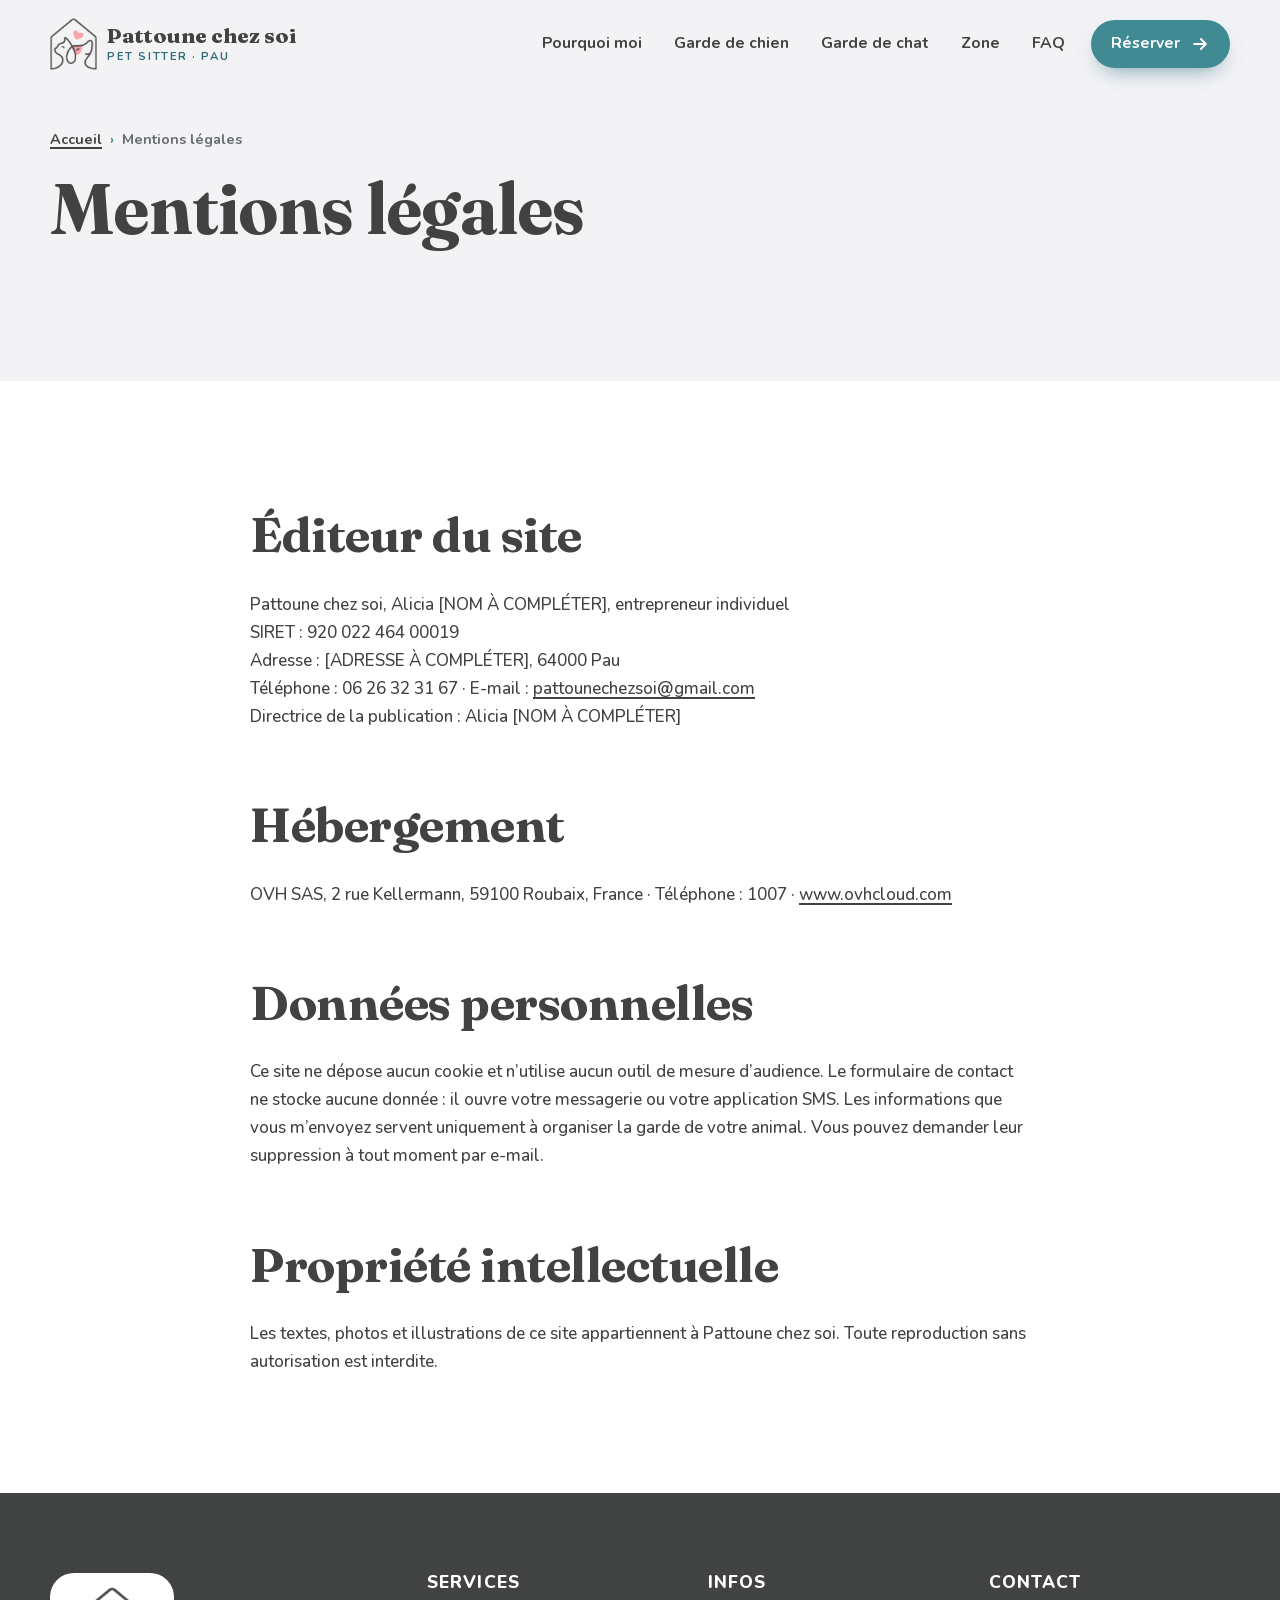
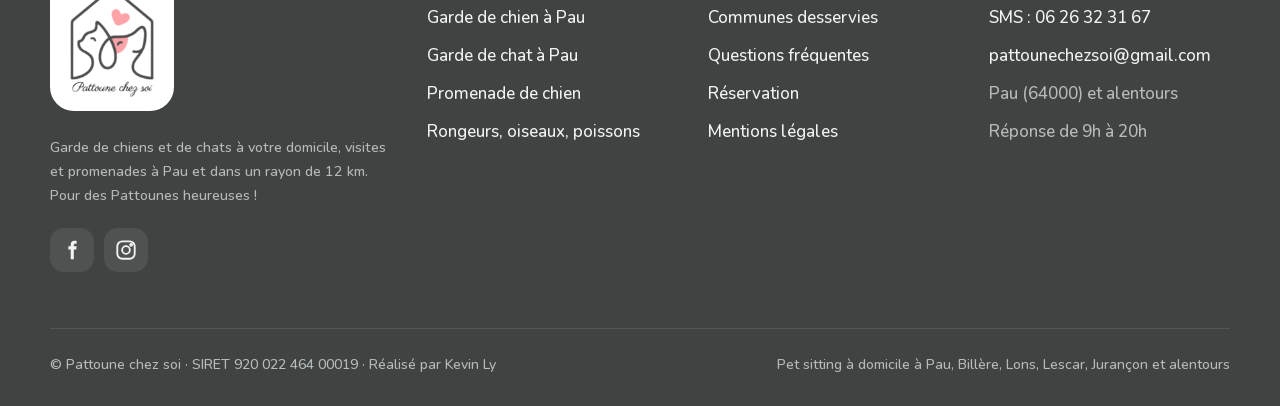
<file: mentions-legales.html>
<!doctype html>
<html lang="fr" class="no-js">
<head>
<meta charset="utf-8">
<meta name="viewport" content="width=device-width, initial-scale=1">
<title>Mentions légales | Pattoune chez soi</title>
<meta name="description" content="Mentions légales du site Pattoune chez soi, pet sitter à Pau.">
<meta name="robots" content="noindex, follow">
<link rel="canonical" href="https://pattoune-chez-soi.fr/mentions-legales.html">
<meta name="geo.region" content="FR-64">
<meta name="geo.placename" content="Pau">
<meta name="geo.position" content="43.2951;-0.3708">
<meta name="ICBM" content="43.2951, -0.3708">
<meta property="og:type" content="website">
<meta property="og:locale" content="fr_FR">
<meta property="og:site_name" content="Pattoune chez soi">
<meta property="og:title" content="Mentions légales | Pattoune chez soi">
<meta property="og:description" content="Mentions légales du site Pattoune chez soi, pet sitter à Pau.">
<meta property="og:url" content="https://pattoune-chez-soi.fr/mentions-legales.html">
<meta property="og:image" content="https://pattoune-chez-soi.fr/assets/img/og-pattoune.jpg">
<meta name="twitter:card" content="summary_large_image">
<meta name="theme-color" content="#414343">
<link rel="icon" href="assets/img/favicon.png" type="image/png">
<link rel="apple-touch-icon" href="assets/img/apple-touch-icon.png">
<link rel="manifest" href="site.webmanifest">
<link rel="preload" href="assets/fonts/fraunces-normal.woff2" as="font" type="font/woff2" crossorigin>
<link rel="preload" href="assets/fonts/nunito-normal.woff2" as="font" type="font/woff2" crossorigin>
<link rel="stylesheet" href="assets/css/style.css">

</head>
<body>
<svg width="0" height="0" style="position:absolute" aria-hidden="true">
<symbol id="paw" viewBox="0 0 24 24"><ellipse cx="6" cy="9" rx="2.3" ry="3"/><ellipse cx="10.3" cy="5.2" rx="2.3" ry="3"/><ellipse cx="15.2" cy="5.4" rx="2.3" ry="3"/><ellipse cx="19" cy="9.6" rx="2.2" ry="2.8"/><path d="M12.5 11c-3 0-6.5 4.2-6.5 7 0 2 1.6 3 3.4 3 1.4 0 2.1-.7 3.1-.7s1.8.7 3.2.7c1.8 0 3.3-1 3.3-3 0-2.8-3.5-7-6.5-7z"/></symbol>
<symbol id="i-phone" viewBox="0 0 24 24" fill="none" stroke="currentColor" stroke-width="2" stroke-linecap="round" stroke-linejoin="round"><path d="M22 16.9v3a2 2 0 0 1-2.2 2 19.8 19.8 0 0 1-8.6-3.1 19.5 19.5 0 0 1-6-6A19.8 19.8 0 0 1 2.1 4.2 2 2 0 0 1 4.1 2h3a2 2 0 0 1 2 1.7c.1 1 .4 1.9.7 2.8a2 2 0 0 1-.5 2.1L8 9.9a16 16 0 0 0 6 6l1.3-1.3a2 2 0 0 1 2.1-.4c.9.3 1.8.6 2.8.7a2 2 0 0 1 1.7 2z"/></symbol>
<symbol id="i-mail" viewBox="0 0 24 24" fill="none" stroke="currentColor" stroke-width="2" stroke-linecap="round" stroke-linejoin="round"><rect x="2" y="4" width="20" height="16" rx="3"/><path d="m22 7-10 6L2 7"/></symbol>
<symbol id="i-sms" viewBox="0 0 24 24" fill="none" stroke="currentColor" stroke-width="2" stroke-linecap="round" stroke-linejoin="round"><path d="M21 15a2 2 0 0 1-2 2H7l-4 4V5a2 2 0 0 1 2-2h14a2 2 0 0 1 2 2z"/><path d="M8 10h.01M12 10h.01M16 10h.01"/></symbol>
<symbol id="i-pin" viewBox="0 0 24 24" fill="none" stroke="currentColor" stroke-width="2" stroke-linecap="round" stroke-linejoin="round"><path d="M20 10c0 6-8 12-8 12s-8-6-8-12a8 8 0 0 1 16 0z"/><circle cx="12" cy="10" r="3"/></symbol>
<symbol id="i-clock" viewBox="0 0 24 24" fill="none" stroke="currentColor" stroke-width="2" stroke-linecap="round"><circle cx="12" cy="12" r="10"/><path d="M12 6v6l4 2"/></symbol>
<symbol id="i-home" viewBox="0 0 24 24" fill="none" stroke="currentColor" stroke-width="2" stroke-linecap="round" stroke-linejoin="round"><path d="m3 10 9-7 9 7v10a2 2 0 0 1-2 2H5a2 2 0 0 1-2-2z"/><path d="M9 22V12h6v10"/></symbol>
<symbol id="i-camera" viewBox="0 0 24 24" fill="none" stroke="currentColor" stroke-width="2" stroke-linecap="round" stroke-linejoin="round"><path d="M23 19a2 2 0 0 1-2 2H3a2 2 0 0 1-2-2V8a2 2 0 0 1 2-2h4l2-3h6l2 3h4a2 2 0 0 1 2 2z"/><circle cx="12" cy="13" r="4"/></symbol>
<symbol id="i-shield" viewBox="0 0 24 24" fill="none" stroke="currentColor" stroke-width="2" stroke-linecap="round" stroke-linejoin="round"><path d="M12 22s8-4 8-10V5l-8-3-8 3v7c0 6 8 10 8 10z"/><path d="m9 12 2 2 4-4"/></symbol>
<symbol id="i-heart" viewBox="0 0 24 24" fill="none" stroke="currentColor" stroke-width="2" stroke-linecap="round" stroke-linejoin="round"><path d="M20.8 4.6a5.5 5.5 0 0 0-7.8 0L12 5.7l-1-1.1a5.5 5.5 0 0 0-7.8 7.8l1 1.1L12 21l7.8-7.5 1-1.1a5.5 5.5 0 0 0 0-7.8z"/></symbol>
<symbol id="i-sliders" viewBox="0 0 24 24" fill="none" stroke="currentColor" stroke-width="2" stroke-linecap="round"><path d="M4 21v-7M4 10V3M12 21v-9M12 8V3M20 21v-5M20 12V3M1 14h6M9 8h6M17 16h6"/></symbol>
<symbol id="i-check" viewBox="0 0 24 24" fill="none" stroke="currentColor" stroke-width="2.4" stroke-linecap="round" stroke-linejoin="round"><circle cx="12" cy="12" r="10"/><path d="m8 12 3 3 5-6"/></symbol>
<symbol id="i-arrow" viewBox="0 0 24 24" fill="none" stroke="currentColor" stroke-width="2.4" stroke-linecap="round" stroke-linejoin="round"><path d="M5 12h14M13 6l6 6-6 6"/></symbol>
<symbol id="i-fb" viewBox="0 0 24 24" fill="currentColor"><path d="M14 8V6.5c0-.8.2-1.3 1.4-1.3H17V2.2C16.7 2.1 15.7 2 14.6 2 12.2 2 10.6 3.4 10.6 6.1V8H8v3.4h2.6V22H14V11.4h2.7L17 8z"/></symbol>
<symbol id="i-ig" viewBox="0 0 24 24" fill="none" stroke="currentColor" stroke-width="2"><rect x="2.5" y="2.5" width="19" height="19" rx="5.5"/><circle cx="12" cy="12" r="4.2"/><circle cx="17.6" cy="6.4" r="1" fill="currentColor"/></symbol>
<symbol id="i-dog" viewBox="0 0 64 64" fill="none" stroke="currentColor" stroke-width="3.5" stroke-linecap="round" stroke-linejoin="round"><path d="M20 22c-6-2-10 4-8 12 1 4 4 4 6 2"/><path d="M44 22c6-2 10 4 8 12-1 4-4 4-6 2"/><path d="M18 26c0-9 6-14 14-14s14 5 14 14v10c0 9-6 16-14 16s-14-7-14-16z"/><circle cx="26" cy="31" r="1.6" fill="currentColor"/><circle cx="38" cy="31" r="1.6" fill="currentColor"/><path d="M29 40h6l-3 3z" fill="currentColor"/><path d="M32 43v3"/></symbol>
<symbol id="i-cat" viewBox="0 0 64 64" fill="none" stroke="currentColor" stroke-width="3.5" stroke-linecap="round" stroke-linejoin="round"><path d="M14 10l8 12h20l8-12 2 22c0 12-9 20-20 20S12 44 12 32z"/><circle cx="25" cy="33" r="1.6" fill="currentColor"/><circle cx="39" cy="33" r="1.6" fill="currentColor"/><path d="M30 40h4l-2 2z" fill="currentColor"/><path d="M8 38l10 1M8 44l10-2M56 38l-10 1M56 44l-10-2"/></symbol>
<symbol id="i-bunny" viewBox="0 0 64 64" fill="none" stroke="currentColor" stroke-width="3.5" stroke-linecap="round" stroke-linejoin="round"><path d="M24 26C20 14 20 4 25 4s6 12 5 22"/><path d="M40 26c4-12 4-22-1-22s-6 12-5 22"/><circle cx="32" cy="40" r="16"/><circle cx="26" cy="38" r="1.6" fill="currentColor"/><circle cx="38" cy="38" r="1.6" fill="currentColor"/><path d="M30 45h4l-2 2z" fill="currentColor"/></symbol>
<symbol id="i-cap" viewBox="0 0 24 24" fill="none" stroke="currentColor" stroke-width="2" stroke-linecap="round" stroke-linejoin="round"><path d="M22 9 12 4 2 9l10 5 10-5z"/><path d="M6 11v5c0 1.7 2.7 3 6 3s6-1.3 6-3v-5"/><path d="M22 9v6"/></symbol>
<symbol id="i-mobile" viewBox="0 0 24 24" fill="none" stroke="currentColor" stroke-width="2" stroke-linecap="round" stroke-linejoin="round"><rect x="6" y="2" width="12" height="20" rx="3"/><path d="M11 18h2"/></symbol>
<symbol id="i-smile" viewBox="0 0 24 24" fill="none" stroke="currentColor" stroke-width="2" stroke-linecap="round" stroke-linejoin="round"><circle cx="12" cy="12" r="10"/><path d="M8 14s1.5 2 4 2 4-2 4-2M9 9h.01M15 9h.01"/></symbol>
<symbol id="i-star" viewBox="0 0 24 24" fill="none" stroke="currentColor" stroke-width="2" stroke-linejoin="round"><path d="m12 2 3.1 6.3 6.9 1-5 4.9 1.2 6.8L12 17.8 5.8 21l1.2-6.8-5-4.9 6.9-1z"/></symbol>
</svg>
<a class="skip" href="#contenu">Aller au contenu</a>
<div class="progress" aria-hidden="true"></div>
<header class="header">
 <div class="wrap">
  <a class="logo" href="index.html" aria-label="Pattoune chez soi, retour en haut"><img class="logo-mark" src="assets/img/logo-maison.png" width="125" height="138" alt=""><span>Pattoune chez soi<small>Pet sitter · Pau</small></span></a>
  <button class="burger" aria-expanded="false" aria-controls="nav" aria-label="Ouvrir le menu"><span></span><span></span><span></span></button>
  <nav class="nav" id="nav" aria-label="Navigation principale">
   <ul><li><a href="index.html#pourquoi">Pourquoi moi</a></li><li><a href="index.html#chien">Garde de chien</a></li><li><a href="index.html#chat">Garde de chat</a></li><li><a href="index.html#zone">Zone</a></li><li><a href="index.html#faq">FAQ</a></li><li><a class="btn btn--sm" href="index.html#contact">Réserver <svg class="" aria-hidden="true"><use href="#i-arrow"/></svg></a></li></ul>
  </nav>
 </div>
</header>
<main id="contenu">
<section class="page-hero"><div class="wrap"><nav class="crumbs" aria-label="Fil d’Ariane"><ol><li><a href="index.html">Accueil</a></li><li aria-current="page">Mentions légales</li></ol></nav><h1>Mentions légales</h1></div></section>
<section class="section section--white" style="padding-top:60px"><div class="wrap prose">
 <h2>Éditeur du site</h2>
 <p>Pattoune chez soi, Alicia [NOM À COMPLÉTER], entrepreneur individuel<br>SIRET : 920 022 464 00019<br>Adresse : [ADRESSE À COMPLÉTER], 64000 Pau<br>Téléphone : 06 26 32 31 67 · E-mail : <a href="mailto:pattounechezsoi@gmail.com">pattounechezsoi@gmail.com</a><br>Directrice de la publication : Alicia [NOM À COMPLÉTER]</p>
 <h2>Hébergement</h2>
 <p>OVH SAS, 2 rue Kellermann, 59100 Roubaix, France · Téléphone : 1007 · <a href="https://www.ovhcloud.com" rel="noopener">www.ovhcloud.com</a></p>
 <h2>Données personnelles</h2>
 <p>Ce site ne dépose aucun cookie et n’utilise aucun outil de mesure d’audience. Le formulaire de contact ne stocke aucune donnée : il ouvre votre messagerie ou votre application SMS. Les informations que vous m’envoyez servent uniquement à organiser la garde de votre animal. Vous pouvez demander leur suppression à tout moment par e-mail.</p>
 <h2>Propriété intellectuelle</h2>
 <p>Les textes, photos et illustrations de ce site appartiennent à Pattoune chez soi. Toute reproduction sans autorisation est interdite.</p>
</div></section>
</main>
<footer class="footer">
 <div class="wrap">
  <div class="footer-grid">
   <div>
    <a class="footer-logo" href="index.html"><img src="assets/img/logo-pattoune.png" width="125" height="163" alt="Logo Pattoune chez soi" loading="lazy"></a>
    <p class="small">Garde de chiens et de chats à votre domicile, visites et promenades à Pau et dans un rayon de 12 km. Pour des Pattounes heureuses !</p>
    <div class="socials"><a href="https://www.facebook.com/profile.php?id=100086993795203" rel="noopener" target="_blank" aria-label="Facebook de Pattoune chez soi"><svg class="" aria-hidden="true"><use href="#i-fb"/></svg></a><a href="https://www.instagram.com/pattoune_chez_soi/" rel="noopener" target="_blank" aria-label="Instagram de Pattoune chez soi"><svg class="" aria-hidden="true"><use href="#i-ig"/></svg></a></div>
   </div>
   <div><h2>Services</h2><ul><li><a href="index.html#chien">Garde de chien à Pau</a></li><li><a href="index.html#chat">Garde de chat à Pau</a></li><li><a href="index.html#chien-carte">Promenade de chien</a></li><li><a href="index.html#nac">Rongeurs, oiseaux, poissons</a></li></ul></div>
   <div><h2>Infos</h2><ul><li><a href="index.html#zone">Communes desservies</a></li><li><a href="index.html#faq">Questions fréquentes</a></li><li><a href="index.html#reservation">Réservation</a></li><li><a href="mentions-legales.html">Mentions légales</a></li></ul></div>
   <div><h2>Contact</h2><ul><li><a href="sms:+33626323167">SMS : 06 26 32 31 67</a></li><li><a href="mailto:pattounechezsoi@gmail.com">pattounechezsoi@gmail.com</a></li><li>Pau (64000) et alentours</li><li>Réponse de 9h à 20h</li></ul></div>
  </div>
  <div class="footer-bottom"><span>© Pattoune chez soi · SIRET 920 022 464 00019 · Réalisé par Kevin Ly</span><span>Pet sitting à domicile à Pau, Billère, Lons, Lescar, Jurançon et alentours</span></div>
 </div>
</footer>
<a class="call-fab" href="sms:+33626323167" aria-label="Envoyer un SMS à Alicia au 06 26 32 31 67"><svg class="" aria-hidden="true"><use href="#i-sms"/></svg></a>
<script src="assets/js/main.js" defer></script>
</body>
</html>
</file>
<file: assets/css/style.css>
/* Pattoune chez soi — feuille de style principale */
/* Polices hébergées localement (rapide + conforme RGPD, aucun appel à Google) */
@font-face{font-family:"Fraunces";font-style:normal;font-weight:600 800;font-display:swap;src:url("../fonts/fraunces-normal.woff2") format("woff2")}
@font-face{font-family:"Fraunces";font-style:italic;font-weight:600 800;font-display:swap;src:url("../fonts/fraunces-italic.woff2") format("woff2")}
@font-face{font-family:"Nunito";font-style:normal;font-weight:500 800;font-display:swap;src:url("../fonts/nunito-normal.woff2") format("woff2")}
:root{
  --cream:#F3F3F6;
  --cream-2:#E3F1F2;
  --paper:#FFFFFF;
  --ink:#414343;
  --ink-soft:#686D6F;
  --forest:#414343;
  --forest-2:#357C85;
  --coral:#3F8A93;
  --coral-dark:#2F6F77;
  --honey:#8CC3CA;
  --sky:#C4E0E3;
  --line:rgba(65,67,67,.12);
  --radius:22px;
  --radius-lg:36px;
  --shadow:0 10px 30px -12px rgba(65,67,67,.25);
  --shadow-lg:0 30px 60px -20px rgba(65,67,67,.35);
  --ease:cubic-bezier(.22,1,.36,1);
  --font-display:"Fraunces",Georgia,"Times New Roman",serif;
  --font-body:"Nunito",system-ui,-apple-system,"Segoe UI",Roboto,sans-serif;
  --wrap:1180px;
}
*,*::before,*::after{box-sizing:border-box}
html{scroll-behavior:smooth;-webkit-text-size-adjust:100%}
body{margin:0;background:var(--cream);color:var(--ink);font-family:var(--font-body);font-size:1.0625rem;line-height:1.65;overflow-x:hidden}
img,svg{max-width:100%;display:block}
a{color:var(--forest);text-decoration-thickness:2px;text-underline-offset:3px}
a:hover{color:var(--coral-dark)}
h1,h2,h3,h4{font-family:var(--font-display);line-height:1.12;margin:0 0 .6em;color:var(--forest);font-weight:700;letter-spacing:-.01em}
h1{font-size:clamp(2.4rem,5.6vw,4.4rem)}
h2{font-size:clamp(1.9rem,3.8vw,3rem)}
h3{font-size:clamp(1.25rem,2vw,1.55rem)}
p{margin:0 0 1em}
.wrap{width:min(var(--wrap),100% - 32px);margin-inline:auto}
.skip{position:absolute;left:-999px;top:8px;background:var(--forest);color:#fff;padding:10px 16px;border-radius:10px;z-index:999}
.skip:focus{left:8px}
:focus-visible{outline:3px solid var(--coral);outline-offset:3px;border-radius:6px}
.sr-only{position:absolute;width:1px;height:1px;overflow:hidden;clip:rect(0 0 0 0);white-space:nowrap}

/* Barre de progression */
.progress{position:fixed;top:0;left:0;height:4px;width:100%;transform-origin:0 50%;transform:scaleX(0);background:linear-gradient(90deg,var(--honey),var(--coral));z-index:200}

/* En-tête */
.header{position:sticky;top:0;z-index:100;transition:background .4s var(--ease),box-shadow .4s var(--ease),padding .4s var(--ease);padding:18px 0}
.header.is-scrolled{background:rgba(243,243,246,.9);backdrop-filter:saturate(1.4) blur(12px);-webkit-backdrop-filter:saturate(1.4) blur(12px);box-shadow:0 6px 24px -14px rgba(65,67,67,.35);padding:10px 0}
.header .wrap{display:flex;align-items:center;justify-content:space-between;gap:20px}
.logo{display:flex;align-items:center;gap:10px;text-decoration:none;color:var(--forest);font-family:var(--font-display);font-weight:800;font-size:1.3rem;line-height:1}
.logo small{display:block;font-family:var(--font-body);font-weight:700;font-size:.7rem;letter-spacing:.14em;text-transform:uppercase;color:var(--coral-dark);margin-top:4px}
.logo-mark{width:46px;height:46px;flex:none;transition:transform .6s var(--ease)}
.logo:hover .logo-mark{transform:rotate(-14deg) scale(1.08)}
.nav ul{list-style:none;margin:0;padding:0;display:flex;gap:4px;align-items:center}
.nav a{position:relative;display:block;padding:10px 14px;text-decoration:none;color:var(--ink);font-weight:700;font-size:.98rem;border-radius:999px;transition:color .3s}
.nav a::after{content:"";position:absolute;left:14px;right:14px;bottom:5px;height:3px;border-radius:3px;background:var(--coral);transform:scaleX(0);transform-origin:left;transition:transform .45s var(--ease)}
.nav a:hover::after,.nav a[aria-current]::after{transform:scaleX(1)}
.nav a[aria-current]{color:var(--forest)}
.nav .btn{margin-left:8px}
.nav .btn::after{display:none}
.burger{display:none;background:none;border:0;width:48px;height:48px;border-radius:14px;cursor:pointer;position:relative}
.burger span{position:absolute;left:12px;right:12px;height:3px;border-radius:3px;background:var(--forest);transition:transform .4s var(--ease),opacity .3s}
.burger span:nth-child(1){top:16px}.burger span:nth-child(2){top:23px}.burger span:nth-child(3){top:30px}
.burger[aria-expanded="true"] span:nth-child(1){transform:translateY(7px) rotate(45deg)}
.burger[aria-expanded="true"] span:nth-child(2){opacity:0}
.burger[aria-expanded="true"] span:nth-child(3){transform:translateY(-7px) rotate(-45deg)}

/* Boutons */
.btn{--bg:var(--coral);--fg:#fff;position:relative;display:inline-flex;align-items:center;gap:10px;padding:15px 26px;border-radius:999px;background:var(--bg);color:var(--fg);font-weight:800;text-decoration:none;border:0;cursor:pointer;font-size:1rem;overflow:hidden;isolation:isolate;transition:transform .35s var(--ease),box-shadow .35s var(--ease);box-shadow:0 10px 22px -10px rgba(47,111,119,.7)}
.btn::before{content:"";position:absolute;inset:0;background:var(--forest);border-radius:inherit;transform:translateY(101%);transition:transform .45s var(--ease);z-index:-1}
.btn:hover{color:#fff;transform:translateY(-3px);box-shadow:0 16px 30px -12px rgba(65,67,67,.6)}
.btn:hover::before{transform:translateY(0)}
.btn svg{width:20px;height:20px;transition:transform .4s var(--ease)}
.btn:hover svg{transform:translateX(4px) rotate(-8deg)}
.btn--ghost{--bg:transparent;--fg:var(--forest);box-shadow:inset 0 0 0 2px var(--forest)}
.btn--ghost:hover{box-shadow:inset 0 0 0 2px var(--forest)}
.btn--light{--bg:#fff;--fg:var(--forest);box-shadow:none}
.btn--sm{padding:11px 20px;font-size:.95rem}

/* Héros */
.hero{position:relative;padding:40px 0 120px;overflow:hidden}
.hero .wrap{display:grid;grid-template-columns:1.05fr .95fr;gap:48px;align-items:center}
.eyebrow{display:inline-flex;align-items:center;gap:8px;padding:8px 16px;border-radius:999px;background:#fff;color:var(--coral-dark);font-weight:800;font-size:.85rem;letter-spacing:.06em;text-transform:uppercase;box-shadow:var(--shadow)}
.eyebrow svg{width:16px;height:16px}
.hero h1{margin-top:22px}
.hero h1 em{font-style:italic;color:var(--coral);position:relative;white-space:nowrap}
.hero h1 em svg{position:absolute;left:0;bottom:-.18em;width:100%;height:.35em;overflow:visible}
.hero h1 em path{stroke:var(--honey);stroke-width:6;fill:none;stroke-linecap:round;stroke-dasharray:400;stroke-dashoffset:400;animation:draw 1.4s .9s var(--ease) forwards}
@keyframes draw{to{stroke-dashoffset:0}}
.hero .lead{font-size:1.2rem;color:var(--ink-soft);max-width:34em}
.hero-cta{display:flex;flex-wrap:wrap;gap:14px;margin:30px 0 34px}
.trust{display:flex;flex-wrap:wrap;gap:22px;align-items:center;font-weight:700;color:var(--ink-soft);font-size:.95rem}
.trust li{display:flex;align-items:center;gap:8px}
.trust{list-style:none;padding:0;margin:0}
.trust svg{width:22px;height:22px;color:var(--forest-2)}
.stars{color:var(--honey);letter-spacing:2px}

.hero-art{position:relative;aspect-ratio:1/1;max-width:540px;margin-inline:auto;width:100%}
.hero-blob{position:absolute;inset:6%;background:radial-gradient(circle at 30% 30%,var(--honey),var(--coral) 70%);border-radius:43% 57% 61% 39%/45% 41% 59% 55%;animation:morph 14s ease-in-out infinite;box-shadow:var(--shadow-lg)}
@keyframes morph{0%,100%{border-radius:43% 57% 61% 39%/45% 41% 59% 55%}33%{border-radius:58% 42% 38% 62%/55% 61% 39% 45%}66%{border-radius:38% 62% 52% 48%/38% 52% 48% 62%}}
.hero-illus{position:absolute;inset:0;z-index:1}
.float-card{position:absolute;z-index:2;background:#fff;border-radius:18px;padding:12px 16px;box-shadow:var(--shadow-lg);display:flex;align-items:center;gap:10px;font-weight:800;font-size:.9rem;color:var(--forest);animation:bob 6s ease-in-out infinite}
.float-card .ico{width:38px;height:38px;border-radius:12px;display:grid;place-items:center;background:var(--cream-2);font-size:1.2rem}
.float-card small{display:block;font-weight:600;color:var(--ink-soft);font-size:.78rem}
.float-card--a{top:8%;left:-4%}
.float-card--b{bottom:14%;right:-6%;animation-delay:-2s}
.float-card--c{bottom:-2%;left:8%;animation-delay:-4s}
@keyframes bob{0%,100%{transform:translateY(0)}50%{transform:translateY(-12px)}}
.tail{transform-origin:20% 90%;animation:wag .5s ease-in-out infinite alternate}
@keyframes wag{from{transform:rotate(-12deg)}to{transform:rotate(14deg)}}
.cat-tail{transform-origin:10% 100%;animation:swish 3s ease-in-out infinite}
@keyframes swish{0%,100%{transform:rotate(0)}50%{transform:rotate(-10deg)}}
.blink{transform-box:fill-box;transform-origin:center;animation:blink 5s infinite}
@keyframes blink{0%,92%,100%{transform:scaleY(1)}95%{transform:scaleY(.1)}}

.deco{position:absolute;pointer-events:none;z-index:0;color:var(--forest);opacity:.08}
.paw-trail{position:absolute;left:0;right:0;bottom:30px;height:60px;pointer-events:none;opacity:.25}

/* Vague séparatrice */
.wave{display:block;width:100%;height:80px;margin-top:-1px}
.section{position:relative;padding:100px 0}
.section--white{background:var(--paper)}
.section--forest{background:var(--forest);color:#F1F3F3}
.section--forest h2,.section--forest h3{color:#fff}
.section--forest a{color:var(--honey)}
.section-head{max-width:720px;margin:0 auto 56px;text-align:center}
.section-head .kicker{display:inline-block;font-weight:800;letter-spacing:.14em;text-transform:uppercase;font-size:.82rem;color:var(--coral-dark);margin-bottom:12px}
.section--forest .kicker{color:var(--honey)}
.section-head p{color:var(--ink-soft);font-size:1.1rem}
.section--forest .section-head p{color:#C9CFCF}

/* Grilles et cartes */
.grid{display:grid;gap:26px}
.grid-3{grid-template-columns:repeat(3,1fr)}
.grid-2{grid-template-columns:repeat(2,1fr)}
.grid-4{grid-template-columns:repeat(4,1fr)}
.card{position:relative;background:#fff;border-radius:var(--radius);padding:32px 28px;box-shadow:var(--shadow);transition:transform .5s var(--ease),box-shadow .5s var(--ease);overflow:hidden}
.card:hover{transform:translateY(-8px);box-shadow:var(--shadow-lg)}
.card .icon{width:64px;height:64px;border-radius:20px;display:grid;place-items:center;background:var(--cream-2);margin-bottom:20px;transition:transform .6s var(--ease),background .4s}
.card .icon svg{width:34px;height:34px;color:var(--coral-dark)}
.card:hover .icon{transform:rotate(-10deg) scale(1.1);background:var(--honey)}
.card p{color:var(--ink-soft);margin:0}
.card .more{display:inline-flex;align-items:center;gap:6px;margin-top:18px;font-weight:800;text-decoration:none}
.card .more span{transition:transform .4s var(--ease)}
.card:hover .more span{transform:translateX(6px)}

/* Carte service (grande) */
.service{display:grid;grid-template-columns:auto 1fr;gap:24px;align-items:start;background:#fff;border-radius:var(--radius-lg);padding:38px;box-shadow:var(--shadow);text-decoration:none;color:inherit;transition:transform .5s var(--ease),box-shadow .5s var(--ease);position:relative;overflow:hidden}
.service::after{content:"";position:absolute;right:-60px;bottom:-60px;width:200px;height:200px;border-radius:50%;background:var(--cream-2);transition:transform .7s var(--ease);z-index:0}
.service:hover{transform:translateY(-8px) rotate(-.4deg);box-shadow:var(--shadow-lg);color:inherit}
.service:hover::after{transform:scale(2.6)}
.service > *{position:relative;z-index:1}
.service .emoji{width:86px;height:86px;border-radius:26px;display:grid;place-items:center;background:var(--forest);color:#fff;transition:transform .6s var(--ease)}
.service .emoji svg{width:50px;height:50px}
.service:hover .emoji{transform:rotate(8deg) scale(1.06)}
.service .price-from{display:inline-block;margin-top:8px;font-weight:800;color:var(--coral-dark)}
.service ul{margin:12px 0 0;padding-left:1.1em;color:var(--ink-soft)}

/* Étapes */
.steps{counter-reset:step;display:grid;grid-template-columns:repeat(4,1fr);gap:22px;position:relative}
.step{position:relative;padding:28px 22px;border-radius:var(--radius);background:rgba(255,255,255,.06);border:1px solid rgba(255,255,255,.14);transition:background .4s,transform .5s var(--ease)}
.step:hover{background:rgba(255,255,255,.12);transform:translateY(-6px)}
.step::before{counter-increment:step;content:counter(step);display:grid;place-items:center;width:50px;height:50px;border-radius:50%;background:var(--honey);color:var(--forest);font-family:var(--font-display);font-weight:800;font-size:1.4rem;margin-bottom:16px}
.step h3{font-size:1.2rem}
.step p{margin:0;color:#C9CFCF}

/* Chiffres */
.stats{display:grid;grid-template-columns:repeat(4,1fr);gap:20px;text-align:center}
.stat strong{display:block;font-family:var(--font-display);font-size:clamp(2.2rem,4vw,3.2rem);color:var(--coral);line-height:1}
.stat span{font-weight:700;color:var(--ink-soft)}

/* Tarifs */
.price-grid{display:grid;grid-template-columns:repeat(3,1fr);gap:24px;align-items:stretch}
.price{position:relative;display:flex;flex-direction:column;background:#fff;border-radius:var(--radius-lg);padding:34px 28px;box-shadow:var(--shadow);transition:transform .5s var(--ease),box-shadow .5s var(--ease)}
.price:hover{transform:translateY(-10px);box-shadow:var(--shadow-lg)}
.price--featured{background:var(--forest);color:#F1F3F3}
.price--featured h3{color:#fff}
.price--featured .amount{color:var(--honey)}
.price--featured li{color:#D9DEDE}
.price .tag{position:absolute;top:-14px;right:24px;background:var(--honey);color:var(--forest);font-weight:800;font-size:.8rem;padding:6px 14px;border-radius:999px;letter-spacing:.04em}
.amount{font-family:var(--font-display);font-size:3.2rem;font-weight:800;color:var(--coral);line-height:1;margin:6px 0 4px}
.amount small{font-size:1rem;font-family:var(--font-body);font-weight:700;color:inherit;opacity:.75}
.price ul{list-style:none;padding:0;margin:18px 0 0;display:grid;gap:10px}
.price li{display:flex;gap:10px;color:var(--ink-soft)}
.price li::before{content:"";flex:none;width:20px;height:20px;margin-top:3px;border-radius:50%;background:var(--sky) url("data:image/svg+xml,%3Csvg xmlns='http://www.w3.org/2000/svg' viewBox='0 0 24 24' fill='none' stroke='%23414343' stroke-width='3.5' stroke-linecap='round' stroke-linejoin='round'%3E%3Cpath d='M5 12l5 5L20 7'/%3E%3C/svg%3E") center/12px no-repeat}
.price-note{font-size:.92rem;color:var(--ink-soft);text-align:center;margin-top:26px}

/* Onglets zones */
.tabs{display:inline-flex;gap:6px;padding:6px;background:#fff;border-radius:999px;box-shadow:var(--shadow);margin:0 auto 28px;flex-wrap:wrap;justify-content:center}
.tabs-wrap{text-align:center}
.tab{border:0;background:transparent;padding:11px 20px;border-radius:999px;font:inherit;font-weight:800;color:var(--ink-soft);cursor:pointer;transition:background .35s var(--ease),color .35s}
.tab[aria-selected="true"]{background:var(--forest);color:#fff}
.tab:hover:not([aria-selected="true"]){background:var(--cream-2)}
.table-wrap{overflow-x:auto;border-radius:var(--radius);box-shadow:var(--shadow);background:#fff}
table{width:100%;border-collapse:collapse;min-width:520px}
caption{text-align:left;padding:18px 22px 4px;font-weight:800;color:var(--forest)}
th,td{padding:16px 22px;text-align:left;border-bottom:1px solid var(--line)}
thead th{background:var(--cream-2);font-family:var(--font-display);color:var(--forest)}
tbody tr{transition:background .3s}
tbody tr:hover{background:#F1F8F9}
td.num{font-weight:800;color:var(--coral-dark);font-variant-numeric:tabular-nums}
[role="tabpanel"][hidden]{display:none}
[role="tabpanel"]{animation:fadeUp .5s var(--ease)}
@keyframes fadeUp{from{opacity:0;transform:translateY(14px)}to{opacity:1;transform:none}}

/* Inclus */
.included{display:grid;grid-template-columns:repeat(auto-fit,minmax(210px,1fr));gap:14px;list-style:none;padding:0;margin:0}
.included li{display:flex;align-items:center;gap:12px;background:#fff;padding:16px 18px;border-radius:16px;font-weight:700;box-shadow:0 4px 14px -8px rgba(65,67,67,.3);transition:transform .4s var(--ease)}
.included li:hover{transform:translateX(6px)}
.included li span{font-size:1.4rem}

/* Bandeau avis */
.rating{display:flex;flex-wrap:wrap;gap:30px;align-items:center;justify-content:space-between;background:#fff;border-radius:var(--radius-lg);padding:38px 44px;box-shadow:var(--shadow-lg)}
.rating .score{display:flex;align-items:center;gap:20px}
.rating .big{font-family:var(--font-display);font-size:4rem;font-weight:800;color:var(--forest);line-height:1}
.rating .stars{font-size:1.6rem}

/* Prénoms qui défilent */
.marquee{overflow:hidden;padding:26px 0;background:var(--honey);transform:rotate(-1.5deg);margin:-10px -20px;box-shadow:0 10px 30px -15px rgba(0,0,0,.3)}
.marquee-track{display:flex;gap:36px;width:max-content;animation:scroll 40s linear infinite}
.marquee:hover .marquee-track{animation-play-state:paused}
.marquee span{font-family:var(--font-display);font-weight:800;font-size:1.6rem;color:var(--forest);display:flex;align-items:center;gap:36px;white-space:nowrap}
.marquee span::after{content:"";width:22px;height:22px;background:currentColor;-webkit-mask:url("../img/paw.svg") center/contain no-repeat;mask:url("../img/paw.svg") center/contain no-repeat;opacity:.5}
@keyframes scroll{to{transform:translateX(-50%)}}

/* À propos */
.about{display:grid;grid-template-columns:.9fr 1.1fr;gap:60px;align-items:center}
.about-visual{position:relative;aspect-ratio:4/5;border-radius:var(--radius-lg);background:var(--forest);overflow:hidden;box-shadow:var(--shadow-lg)}
.about-visual img{width:100%;height:100%;object-fit:cover}
.about-badge{position:absolute;left:-20px;bottom:30px;background:#fff;border-radius:20px;padding:16px 20px;box-shadow:var(--shadow-lg);font-weight:800;color:var(--forest);max-width:220px;animation:bob 7s ease-in-out infinite}
.checks{list-style:none;padding:0;margin:20px 0 28px;display:grid;gap:12px}
.checks li{display:flex;gap:12px;align-items:flex-start;font-weight:600}
.checks li svg{flex:none;width:26px;height:26px;color:var(--coral)}

/* Communes */
.towns{display:flex;flex-wrap:wrap;gap:10px;justify-content:center;list-style:none;padding:0;margin:0}
.towns li a,.towns li span{display:inline-block;padding:10px 18px;background:#fff;border-radius:999px;font-weight:700;color:var(--forest);text-decoration:none;box-shadow:0 4px 14px -8px rgba(65,67,67,.35);transition:transform .35s var(--ease),background .35s,color .35s}
.towns li a:hover,.towns li span:hover{transform:translateY(-4px) rotate(-2deg);background:var(--coral);color:#fff}
.zone-map{position:relative;max-width:520px;margin:0 auto;aspect-ratio:1}
.zone-map .ring{position:absolute;border-radius:50%;border:2px dashed var(--forest-2);inset:var(--i);opacity:.5}
.zone-map .ring::after{content:attr(data-label);position:absolute;top:-12px;left:50%;transform:translateX(-50%);background:var(--cream);padding:2px 10px;font-weight:800;font-size:.8rem;color:var(--forest);border-radius:999px}
.zone-map .center{position:absolute;inset:44%;border-radius:50%;background:var(--coral);display:grid;place-items:center;color:#fff;font-weight:800;font-size:.85rem;box-shadow:0 0 0 0 rgba(63,138,147,.6);animation:pulse 2.4s infinite}
@keyframes pulse{70%{box-shadow:0 0 0 40px rgba(63,138,147,0)}100%{box-shadow:0 0 0 0 rgba(63,138,147,0)}}
.zone-map .town{position:absolute;transform:translate(-50%,-50%);font-size:.78rem;font-weight:800;color:var(--forest);background:#fff;padding:3px 9px;border-radius:999px;box-shadow:0 3px 10px -5px rgba(0,0,0,.3);white-space:nowrap;transition:transform .3s var(--ease)}
.zone-map .town:hover{transform:translate(-50%,-50%) scale(1.15);z-index:2}

/* FAQ */
.faq{max-width:860px;margin:0 auto;display:grid;gap:14px}
.faq details{background:#fff;border-radius:20px;box-shadow:var(--shadow);overflow:hidden;transition:box-shadow .4s}
.faq details[open]{box-shadow:var(--shadow-lg)}
.faq summary{list-style:none;cursor:pointer;padding:22px 64px 22px 26px;font-weight:800;font-size:1.08rem;color:var(--forest);position:relative}
.faq summary::-webkit-details-marker{display:none}
.faq summary::after{content:"";position:absolute;right:24px;top:50%;width:28px;height:28px;margin-top:-14px;border-radius:50%;background:var(--cream-2) url("data:image/svg+xml,%3Csvg xmlns='http://www.w3.org/2000/svg' viewBox='0 0 24 24' fill='none' stroke='%232F6F77' stroke-width='3' stroke-linecap='round'%3E%3Cpath d='M12 5v14M5 12h14'/%3E%3C/svg%3E") center/14px no-repeat;transition:transform .45s var(--ease),background-color .3s}
.faq details[open] summary::after{transform:rotate(135deg);background-color:var(--honey)}
.faq .answer{padding:0 26px 22px;color:var(--ink-soft)}
.faq .answer ul{margin:.4em 0 0;padding-left:1.2em}

/* CTA */
.cta{position:relative;overflow:hidden;border-radius:var(--radius-lg);background:linear-gradient(135deg,var(--coral),var(--coral-dark));color:#fff;padding:64px 56px;display:grid;grid-template-columns:1.4fr 1fr;gap:30px;align-items:center;box-shadow:var(--shadow-lg)}
.cta h2{color:#fff}
.cta p{color:#E6F3F4;margin:0}
.cta-actions{display:flex;flex-direction:column;gap:12px;align-items:flex-start}
.cta .deco{color:#fff;opacity:.12}
.phone-big{font-family:var(--font-display);font-size:clamp(1.6rem,3vw,2.2rem);font-weight:800;color:#fff;text-decoration:none}
.phone-big:hover{color:var(--honey)}

/* Contact */
.contact-grid{display:grid;grid-template-columns:1fr 1fr;gap:28px}
.contact-list{list-style:none;padding:0;margin:0;display:grid;gap:14px}
.contact-list a,.contact-list div{display:flex;gap:16px;align-items:center;padding:18px 22px;background:#fff;border-radius:18px;box-shadow:var(--shadow);text-decoration:none;color:var(--ink);transition:transform .4s var(--ease),box-shadow .4s}
.contact-list a:hover{transform:translateX(8px);box-shadow:var(--shadow-lg);color:var(--ink)}
.contact-list .ci{width:48px;height:48px;flex:none;border-radius:14px;display:grid;place-items:center;background:var(--forest);color:#fff}
.contact-list .ci svg{width:24px;height:24px}
.contact-list strong{display:block;color:var(--forest)}
.contact-list small{color:var(--ink-soft);font-size:.9rem}
.form{background:#fff;border-radius:var(--radius-lg);padding:34px;box-shadow:var(--shadow-lg);display:grid;gap:16px}
.form .row{display:grid;grid-template-columns:1fr 1fr;gap:16px}
.form label{display:grid;gap:6px;font-weight:800;color:var(--forest);font-size:.93rem}
.form input,.form select,.form textarea{font:inherit;font-weight:500;padding:14px 16px;border-radius:14px;border:2px solid var(--line);background:var(--paper);color:var(--ink);transition:border-color .3s,box-shadow .3s}
.form input:focus,.form select:focus,.form textarea:focus{outline:none;border-color:var(--coral);box-shadow:0 0 0 4px rgba(63,138,147,.18)}
.form textarea{min-height:120px;resize:vertical}
.form .hint{font-size:.85rem;color:var(--ink-soft);margin:0}

/* Fil d'Ariane / page intérieure */
.page-hero{padding:40px 0 90px;position:relative;overflow:hidden}
.page-hero .lead{font-size:1.2rem;color:var(--ink-soft);max-width:44em}
.crumbs{font-size:.9rem;font-weight:700;color:var(--ink-soft);margin-bottom:18px}
.crumbs ol{list-style:none;display:flex;gap:8px;padding:0;margin:0;flex-wrap:wrap}
.crumbs li+li::before{content:"›";margin-right:8px;color:var(--coral)}
.prose{max-width:780px}
.prose h2{margin-top:1.4em}

/* Pied de page */
.footer{background:var(--ink);color:#B5BBBB;padding:80px 0 30px;margin-top:0}
.footer a{color:#F1F3F3;text-decoration:none}
.footer a:hover{color:var(--honey)}
.footer-grid{display:grid;grid-template-columns:1.4fr 1fr 1fr 1fr;gap:40px}
.footer h2{font-size:1.1rem;color:#fff;font-family:var(--font-body);font-weight:800;letter-spacing:.06em;text-transform:uppercase}
.footer ul{list-style:none;padding:0;margin:0;display:grid;gap:10px}
.footer .logo{color:#fff}
.footer .small{font-size:.9rem;margin-top:16px}
.socials{display:flex;gap:10px;margin-top:20px}
.socials a{width:44px;height:44px;border-radius:14px;display:grid;place-items:center;background:rgba(255,255,255,.08);transition:transform .4s var(--ease),background .3s}
.socials a:hover{transform:translateY(-4px) rotate(-6deg);background:var(--coral);color:#fff}
.socials svg{width:22px;height:22px}
.footer-bottom{margin-top:56px;padding-top:24px;border-top:1px solid rgba(255,255,255,.1);display:flex;flex-wrap:wrap;gap:12px;justify-content:space-between;font-size:.88rem}

/* Bouton flottant mobile */
.call-fab{position:fixed;right:16px;bottom:16px;z-index:90;display:none;width:60px;height:60px;border-radius:50%;background:var(--coral);color:#fff;place-items:center;box-shadow:0 14px 30px -10px rgba(47,111,119,.8);animation:ring 4s 3s infinite}
.call-fab svg{width:28px;height:28px}
@keyframes ring{0%,90%,100%{transform:rotate(0)}92%{transform:rotate(-14deg)}94%{transform:rotate(14deg)}96%{transform:rotate(-10deg)}98%{transform:rotate(8deg)}}

/* Traces de pattes au curseur */
.paw-dot{position:fixed;width:20px;height:20px;pointer-events:none;z-index:300;color:var(--coral);opacity:.55;animation:pawfade 1.1s forwards}
@keyframes pawfade{to{opacity:0;transform:scale(.4)}}

/* Apparitions au scroll */
.reveal{opacity:0;transform:translateY(40px);transition:opacity .9s var(--ease),transform .9s var(--ease);transition-delay:var(--d,0s)}
.reveal--left{transform:translateX(-50px)}
.reveal--right{transform:translateX(50px)}
.reveal--zoom{transform:scale(.9)}
.reveal.is-in{opacity:1;transform:none}
.no-js .reveal{opacity:1;transform:none}

/* Responsive */
@media (max-width:1020px){
  .grid-4,.steps,.stats{grid-template-columns:repeat(2,1fr)}
  .footer-grid{grid-template-columns:1fr 1fr}
  .price-grid{grid-template-columns:1fr;max-width:520px;margin-inline:auto}
}
@media (max-width:880px){
  .burger{display:block}
  .nav{position:fixed;inset:0 0 0 auto;width:min(340px,86vw);background:var(--paper);box-shadow:-20px 0 60px -20px rgba(0,0,0,.35);transform:translateX(105%);transition:transform .5s var(--ease);padding:96px 24px 24px;z-index:-1;overflow-y:auto}
  .nav.is-open{transform:none}
  .nav ul{flex-direction:column;align-items:stretch;gap:4px}
  .nav a{font-size:1.15rem;padding:14px 16px}
  .nav .btn{margin:14px 0 0;justify-content:center}
  .hero .wrap,.about,.contact-grid,.cta{grid-template-columns:1fr}
  .hero{padding-bottom:90px}
  .hero-art{max-width:420px}
  .grid-3,.grid-2{grid-template-columns:1fr}
  .service{grid-template-columns:1fr;padding:30px}
  .about-badge{left:12px}
  .cta{padding:44px 28px}
  .call-fab{display:grid}
  .section{padding:72px 0}
  .rating{padding:30px 26px}
}
@media (max-width:560px){
  .grid-4,.steps,.stats,.footer-grid,.form .row{grid-template-columns:1fr}
  .float-card--a{left:0}.float-card--b{right:0}
  .float-card{font-size:.8rem;padding:9px 12px}
  .zone-map .town{font-size:.68rem;padding:2px 6px}
}
@media (prefers-reduced-motion:reduce){
  *,*::before,*::after{animation-duration:.001ms!important;animation-iteration-count:1!important;transition-duration:.001ms!important;scroll-behavior:auto!important}
  .reveal{opacity:1;transform:none}
  .marquee-track{animation:none}
}

/* Illustration « À propos » (remplaçable par une photo) */
.about-illus{position:absolute;inset:0;background:radial-gradient(circle at 70% 20%,var(--forest-2),var(--forest) 60%);overflow:hidden}
.about-illus::before{content:"";position:absolute;inset:-20%;background:url("../img/paw.svg") 0 0/70px 70px;opacity:.06;transform:rotate(-15deg)}
.ai{position:absolute;color:#fff;animation:bob 7s ease-in-out infinite}
.ai-1{width:56%;height:56%;left:8%;top:12%;color:var(--honey)}
.ai-2{width:44%;height:44%;right:6%;top:44%;color:#F3F3F6;animation-delay:-2.5s}
.ai-3{width:30%;height:30%;left:16%;bottom:10%;color:var(--sky);animation-delay:-4s}
.ai-heart{width:16%;height:16%;right:18%;top:14%;color:var(--coral);animation:beat 1.6s ease-in-out infinite}
@keyframes beat{0%,100%{transform:scale(1)}15%{transform:scale(1.2)}30%{transform:scale(1)}45%{transform:scale(1.12)}}
.marquee-clip{overflow:hidden;padding:24px 0;margin:-24px 0}
.marquee{margin:0 -20px}
.form label,.form input,.form select,.form textarea{min-width:0;width:100%}
main{overflow-x:clip}
.btn{white-space:nowrap}
.nav a.btn{display:inline-flex;padding:11px 20px;color:#fff}
/* Lisibilité des listes sur la carte mise en avant (fond vert) */
.price.price--featured li{color:#EEF1F1}
.price.price--featured p{color:#F7F8F8}
.price.price--featured li::before{background-color:var(--honey)}

/* ===== Page unique ===== */
section[id],[id="chien-carte"]{scroll-margin-top:84px}
.kicker{display:inline-block;font-weight:800;letter-spacing:.14em;text-transform:uppercase;font-size:.82rem;color:var(--coral-dark);margin-bottom:12px}
.section--forest .kicker{color:var(--honey)}
.subtitle{font-family:var(--font-display);font-style:italic;font-size:1.15rem;color:var(--forest-2);margin-top:-.3em}
.card--cta{background:var(--forest);color:#F1F3F3;text-decoration:none}
.card--cta h3{color:#fff}
.card--cta p{color:#CDD3D3}
.card--cta strong{color:var(--honey)}
.card--cta .icon{background:rgba(255,255,255,.1)}
.card--cta .icon svg{color:var(--honey)}
.card--cta .more{color:#fff}
.card--cta:hover{color:#fff}

.about-photo-wrap{position:relative;max-width:440px;margin-inline:auto;width:100%}
.about-photo{aspect-ratio:1;border-radius:43% 57% 61% 39%/45% 41% 59% 55%;overflow:hidden;box-shadow:var(--shadow-lg);animation:morph 16s ease-in-out infinite;border:10px solid #fff;background:var(--cream-2)}
.about-photo img{width:100%;height:100%;object-fit:cover;transition:transform 1.2s var(--ease)}
.about-photo-wrap:hover .about-photo img{transform:scale(1.07)}
.about-photo-wrap .about-badge{bottom:6%;left:-4%}

.sur-mesure{margin-top:30px;display:flex;flex-wrap:wrap;gap:20px 40px;align-items:center;justify-content:space-between;background:linear-gradient(120deg,var(--coral),var(--coral-dark));color:#fff;border-radius:var(--radius-lg);padding:34px 40px;box-shadow:var(--shadow-lg)}
.sur-mesure > div{flex:1 1 380px;min-width:0}
.sur-mesure h3{color:#fff;margin-bottom:.3em}
.sur-mesure p{margin:0;color:#E6F3F4}
.bonus{list-style:none;padding:0;margin:26px 0 0;display:grid;grid-template-columns:repeat(3,1fr);gap:16px}
.bonus li{display:flex;gap:14px;align-items:flex-start;background:#fff;border-radius:18px;padding:18px 20px;box-shadow:0 4px 14px -8px rgba(65,67,67,.3);transition:transform .4s var(--ease)}
.bonus li:hover{transform:translateY(-5px)}
.bonus li > span:first-child{font-size:1.6rem;line-height:1}
.bonus strong{color:var(--forest)}
.sub-head{text-align:center;max-width:720px;margin:80px auto 26px}
.sub-head h3{font-size:clamp(1.5rem,2.6vw,2rem)}
.sub-head p{color:var(--ink-soft);margin:0}

.family{display:grid;grid-template-columns:1.3fr 1fr;gap:20px 40px;align-items:center;background:#fff;border-radius:var(--radius-lg);padding:48px;box-shadow:var(--shadow-lg);position:relative;overflow:hidden}
.family::before{content:"";position:absolute;right:-80px;top:-80px;width:260px;height:260px;border-radius:50%;background:var(--honey);opacity:.25}
.family h2{font-size:clamp(1.6rem,3vw,2.3rem)}
.family-text p{color:var(--ink-soft);margin:0}
.family-prices{display:flex;gap:16px;flex-wrap:wrap;position:relative}
.pill{flex:1 1 140px;text-align:center;background:var(--cream);border-radius:24px;padding:22px 16px;transition:transform .45s var(--ease),background .4s}
.pill:hover{transform:translateY(-6px) rotate(-2deg);background:var(--honey)}
.pill strong{display:block;font-family:var(--font-display);font-size:2.6rem;color:var(--coral);line-height:1}
.pill span{font-weight:700;color:var(--forest)}
.family-ex{grid-column:1/-1;margin:0;padding-top:18px;border-top:1px dashed var(--line);color:var(--ink-soft)}
.family-ex strong{color:var(--coral-dark)}
.seo-text{max-width:860px;margin:36px auto 0;text-align:center;color:var(--ink-soft);font-size:.98rem}

@media (max-width:880px){
  .bonus{grid-template-columns:1fr}
  .family{grid-template-columns:1fr;padding:32px 26px}
  .sur-mesure{padding:28px 26px}
}
.zone-map{width:100%}
/* Couleurs de l'ancien site : bleu-vert #8CC3CA, anthracite #414343, gris clair #F3F3F6 */
.stars{color:#F2B544}
.hero h1 em{color:var(--coral)}

/* Blocs photo en parallaxe (comme l'ancien site) */
.intro-split{display:grid;grid-template-columns:1fr 1fr;gap:56px;align-items:center;margin-bottom:70px}
.intro-split--rev .intro-text{order:2}
.intro-text{min-width:0}
.intro-text p:last-child{color:var(--ink-soft);font-size:1.1rem}
.px{position:relative;aspect-ratio:5/6;max-width:100%}
.px-clip{position:absolute;inset:0 0 0 18%;border-radius:var(--radius-lg);overflow:hidden;box-shadow:var(--shadow-lg);background:var(--sky)}
.intro-split--rev .px-clip{inset:0 18% 0 0}
.px-bg{position:absolute;left:0;top:-18%;width:100%;height:136%;object-fit:cover;will-change:transform}
.px-fg{position:absolute;margin:0;left:0;top:16%;width:52%;aspect-ratio:442/642;border-radius:24px;overflow:hidden;border:8px solid #fff;box-shadow:0 30px 60px -18px rgba(0,0,0,.45);will-change:transform}
.intro-split--rev .px-fg{left:auto;right:0}
.px-fg img{width:100%;height:100%;object-fit:cover;transition:transform 1s var(--ease)}
.px:hover .px-fg img{transform:scale(1.07)}
@media (max-width:880px){
  .intro-split{grid-template-columns:1fr;gap:36px;margin-bottom:50px}
  .intro-split--rev .intro-text{order:0}
  .px{max-width:460px;width:100%;margin-inline:auto}
}

/* Logo officiel */
.logo-mark{width:auto;height:52px;flex:none;transition:transform .6s var(--ease)}
.header.is-scrolled .logo-mark{height:44px}
.logo:hover .logo-mark{transform:rotate(-6deg) scale(1.06)}
.footer-logo{display:inline-block;background:#fff;border-radius:24px;padding:14px 20px;transition:transform .5s var(--ease)}
.footer-logo:hover{transform:rotate(-3deg) scale(1.04)}
.footer-logo img{height:110px;width:auto}

/* Avis clients */
.reviews{columns:3 300px;column-gap:24px;margin-top:40px}
.review{break-inside:avoid;margin:0 0 24px;background:#fff;border-radius:var(--radius);padding:28px 26px;box-shadow:var(--shadow);position:relative;transition:transform .5s var(--ease),box-shadow .5s var(--ease)}
.review::before{content:"“";position:absolute;right:22px;top:2px;font-family:var(--font-display);font-size:5rem;line-height:1;color:var(--honey);opacity:.45}
.review:hover{transform:translateY(-6px) rotate(-.4deg);box-shadow:var(--shadow-lg)}
.review blockquote{margin:12px 0 20px;color:var(--ink);font-size:1rem;line-height:1.65}
.review figcaption{display:flex;align-items:center;gap:12px}
.review .avatar{width:44px;height:44px;flex:none;border-radius:50%;display:grid;place-items:center;background:var(--honey);color:var(--forest);font-weight:800;font-size:1.1rem}
.review strong{display:block;color:var(--forest)}
.review small{color:var(--ink-soft);font-size:.85rem}
.review .stars{font-size:1.05rem}

/* Collage photo du haut de page */
.hero-photo{position:absolute;inset:12% 10% 10% 8%;z-index:1;border-radius:38% 62% 55% 45%/45% 40% 60% 55%;overflow:hidden;border:10px solid #fff;box-shadow:var(--shadow-lg);animation:morph 14s ease-in-out infinite}
.hero-photo img{width:100%;height:100%;object-fit:cover;transition:transform 1.2s var(--ease)}
.hero-art:hover .hero-photo img{transform:scale(1.06)}
.hero-blob{inset:2% 0 0 4%;opacity:.55}
.hero-mini{position:absolute;z-index:2;overflow:hidden;border:6px solid #fff;box-shadow:0 18px 40px -14px rgba(0,0,0,.45);transition:box-shadow .4s}
.hero-mini img{width:100%;height:100%;object-fit:cover;transition:transform .8s var(--ease)}
.hero-mini:hover img{transform:scale(1.12)}
.hero-mini--cat{width:30%;aspect-ratio:1;right:0;top:-2%;border-radius:50%}
.hero-mini--dogs{width:19%;aspect-ratio:1;right:4%;bottom:26%;border-radius:22px}
.hero-mini--hills{width:16%;aspect-ratio:96/196;left:-2%;bottom:6%;border-radius:20px}
.hero-art .float-card--a{top:auto;bottom:-4%;left:22%}
.hero-art .float-card--b{bottom:auto;top:30%;right:auto;left:-10%}
.hero-art .float-card--c{display:none}
@media (max-width:560px){.hero-art .float-card--b{left:0}.hero-art .float-card--a{left:16%}}

/* Haut de page : animation au centre, photos autour */
.hero-art{overflow:visible}
.hero-blob{inset:12%;opacity:1}
.hero-illus{inset:10%;width:80%;height:80%;top:10%;left:10%}
.hero-mini--dog{width:32%;aspect-ratio:1;left:-6%;top:-4%;right:auto;border-radius:50%}
.hero-mini--cat{width:27%;right:-4%;top:2%}
.hero-mini--dogs{width:21%;right:-6%;bottom:12%;top:auto}
.hero-mini--hills{width:15%;left:-2%;bottom:4%}
.hero-art .float-card--a{top:auto;bottom:-6%;left:30%}
.hero-art .float-card--b{top:40%;bottom:auto;left:auto;right:-14%}
@media (max-width:880px){.hero-art .float-card--b{right:-2%}.hero-mini--dog{left:-2%}.hero-mini--dogs{right:-2%}}
@media (max-width:560px){.hero-art .float-card--b{right:0;left:auto}.hero-art .float-card--a{left:22%}}
@media (max-width:560px){
  .hero-art{margin-bottom:40px}
  .hero-art .float-card--b{top:auto;bottom:-12%;right:0;left:auto}
  .hero-art .float-card--a{top:auto;bottom:-12%;left:0}
  .hero-mini--hills{bottom:14%}
}
@media (max-width:880px){
  .nav{visibility:hidden;transition:transform .5s var(--ease),visibility 0s linear .5s}
  .nav.is-open{visibility:visible;transition:transform .5s var(--ease),visibility 0s}
}
html{overflow-x:clip}

/* Message contact (repris de l'ancien site) */
.contact-note{background:var(--cream-2);border-left:5px solid var(--honey);border-radius:18px;padding:22px 24px;margin-bottom:22px}
.contact-note p{margin:0 0 .6em;color:var(--ink-soft);font-size:.95rem}
.contact-note p:last-child{margin:0}
.contact-note__big{font-family:var(--font-display);font-style:italic;font-weight:700;font-size:1.2rem!important;line-height:1.4;color:var(--forest)!important}

/* ===== Galerie « Les Pattounes gardées » ===== */
.gallery{list-style:none;margin:0;padding:0;display:grid;grid-template-columns:repeat(6,1fr);gap:12px}
.g-item{opacity:0;transform:translateY(24px) scale(.96);transition:opacity .6s var(--ease),transform .6s var(--ease);transition-delay:calc(var(--i,0) * 70ms)}
.g-item.is-in,.no-js .g-item{opacity:1;transform:none}
.g-btn{position:relative;display:block;width:100%;aspect-ratio:3/4;padding:0;border:0;border-radius:18px;overflow:hidden;cursor:zoom-in;background:var(--cream-2);box-shadow:0 8px 20px -14px rgba(65,67,67,.55);transition:transform .45s var(--ease),box-shadow .45s var(--ease)}
.g-btn img{width:100%;height:100%;object-fit:cover;display:block;transition:transform .7s var(--ease),filter .5s}
.g-btn::after{content:"";position:absolute;inset:0;background:linear-gradient(to top,rgba(47,111,119,.55),rgba(47,111,119,0) 55%);opacity:0;transition:opacity .4s}
.g-zoom{position:absolute;left:50%;bottom:14px;z-index:1;width:42px;height:42px;margin-left:-21px;border-radius:50%;background:#fff;color:var(--coral);display:grid;place-items:center;opacity:0;transform:translateY(12px) scale(.6);transition:opacity .35s,transform .45s var(--ease)}
.g-zoom svg{width:22px;height:22px;fill:currentColor}
.g-item:nth-child(3n+1) .g-btn{border-radius:18px 18px 18px 40px}
.g-item:nth-child(4n+2) .g-btn{border-radius:40px 18px 18px 18px}
@media (hover:hover){
 .g-btn:hover{transform:translateY(-6px) rotate(-1.2deg);box-shadow:0 22px 34px -18px rgba(47,111,119,.7)}
 .g-item:nth-child(even) .g-btn:hover{transform:translateY(-6px) rotate(1.2deg)}
 .g-btn:hover img{transform:scale(1.09)}
 .g-btn:hover::after{opacity:1}
 .g-btn:hover .g-zoom{opacity:1;transform:none}
}
.g-btn:focus-visible{outline:3px solid var(--coral);outline-offset:3px}
.g-btn:focus-visible .g-zoom{opacity:1;transform:none}
.gallery-actions{display:flex;flex-wrap:wrap;justify-content:center;gap:14px;margin-top:36px}
.gallery-actions .btn svg{width:20px;height:20px}
@media (max-width:980px){.gallery{grid-template-columns:repeat(4,1fr)}}
@media (max-width:560px){.gallery{grid-template-columns:repeat(3,1fr);gap:8px}.g-btn{border-radius:12px!important}.g-zoom{display:none}}
@media (prefers-reduced-motion:reduce){.g-item{opacity:1;transform:none;transition:none}}

.lightbox{border:0;padding:0;background:transparent;max-width:100vw;max-height:100vh;width:100vw;height:100vh;overflow:hidden}
.lightbox[open]{display:grid;place-items:center}
.lightbox::backdrop{background:rgba(30,34,34,.88);backdrop-filter:blur(6px)}
.lb-fig{margin:0;display:flex;flex-direction:column;align-items:center;gap:12px}
.lb-img{max-width:min(88vw,520px);max-height:78vh;width:auto;height:auto;border-radius:20px;box-shadow:0 30px 60px -20px rgba(0,0,0,.6);animation:lbIn .45s var(--ease)}
.lb-count{color:#fff;font-weight:700;font-size:.95rem;opacity:.85}
@keyframes lbIn{from{opacity:0;transform:scale(.92)}to{opacity:1;transform:none}}
.lb-btn{position:fixed;width:52px;height:52px;border-radius:50%;border:0;background:#fff;color:var(--forest);font-size:2rem;line-height:1;cursor:pointer;display:grid;place-items:center;box-shadow:0 10px 24px -10px rgba(0,0,0,.5);transition:transform .3s var(--ease),background .3s}
.lb-btn:hover{transform:scale(1.1);background:var(--sky)}
.lb-btn:focus-visible{outline:3px solid var(--honey);outline-offset:3px}
.lb-prev{left:max(16px,calc(50% - 340px));top:50%;margin-top:-26px}
.lb-next{right:max(16px,calc(50% - 340px));top:50%;margin-top:-26px}
.lb-close{top:18px;right:18px}
@media (max-width:560px){.lb-prev,.lb-next{top:auto;bottom:20px;margin:0}.lb-prev{left:calc(50% - 64px)}.lb-next{right:calc(50% - 64px)}.lb-img{max-height:70vh}}
.hero-illus .tail,.hero-illus .cat-tail{transform-box:fill-box;transform-origin:0 100%}
.hero-illus .tail{animation:wag .45s ease-in-out infinite alternate}
.hero-illus .cat-tail{transform-origin:0 0;animation:swish2 4s ease-in-out infinite}
@keyframes swish2{0%,100%{transform:rotate(0)}50%{transform:rotate(-5deg)}}
.form input[type=date]{min-height:54px;-webkit-appearance:none;appearance:none;cursor:pointer;color:var(--ink)}
.form input[type=date]::-webkit-date-and-time-value{text-align:left}
.form input[type=date]::-webkit-calendar-picker-indicator{cursor:pointer;opacity:.75;filter:invert(42%) sepia(40%) saturate(560%) hue-rotate(140deg)}
.form input[type=date]:invalid:not(:focus){color:var(--ink-soft)}
</file>
